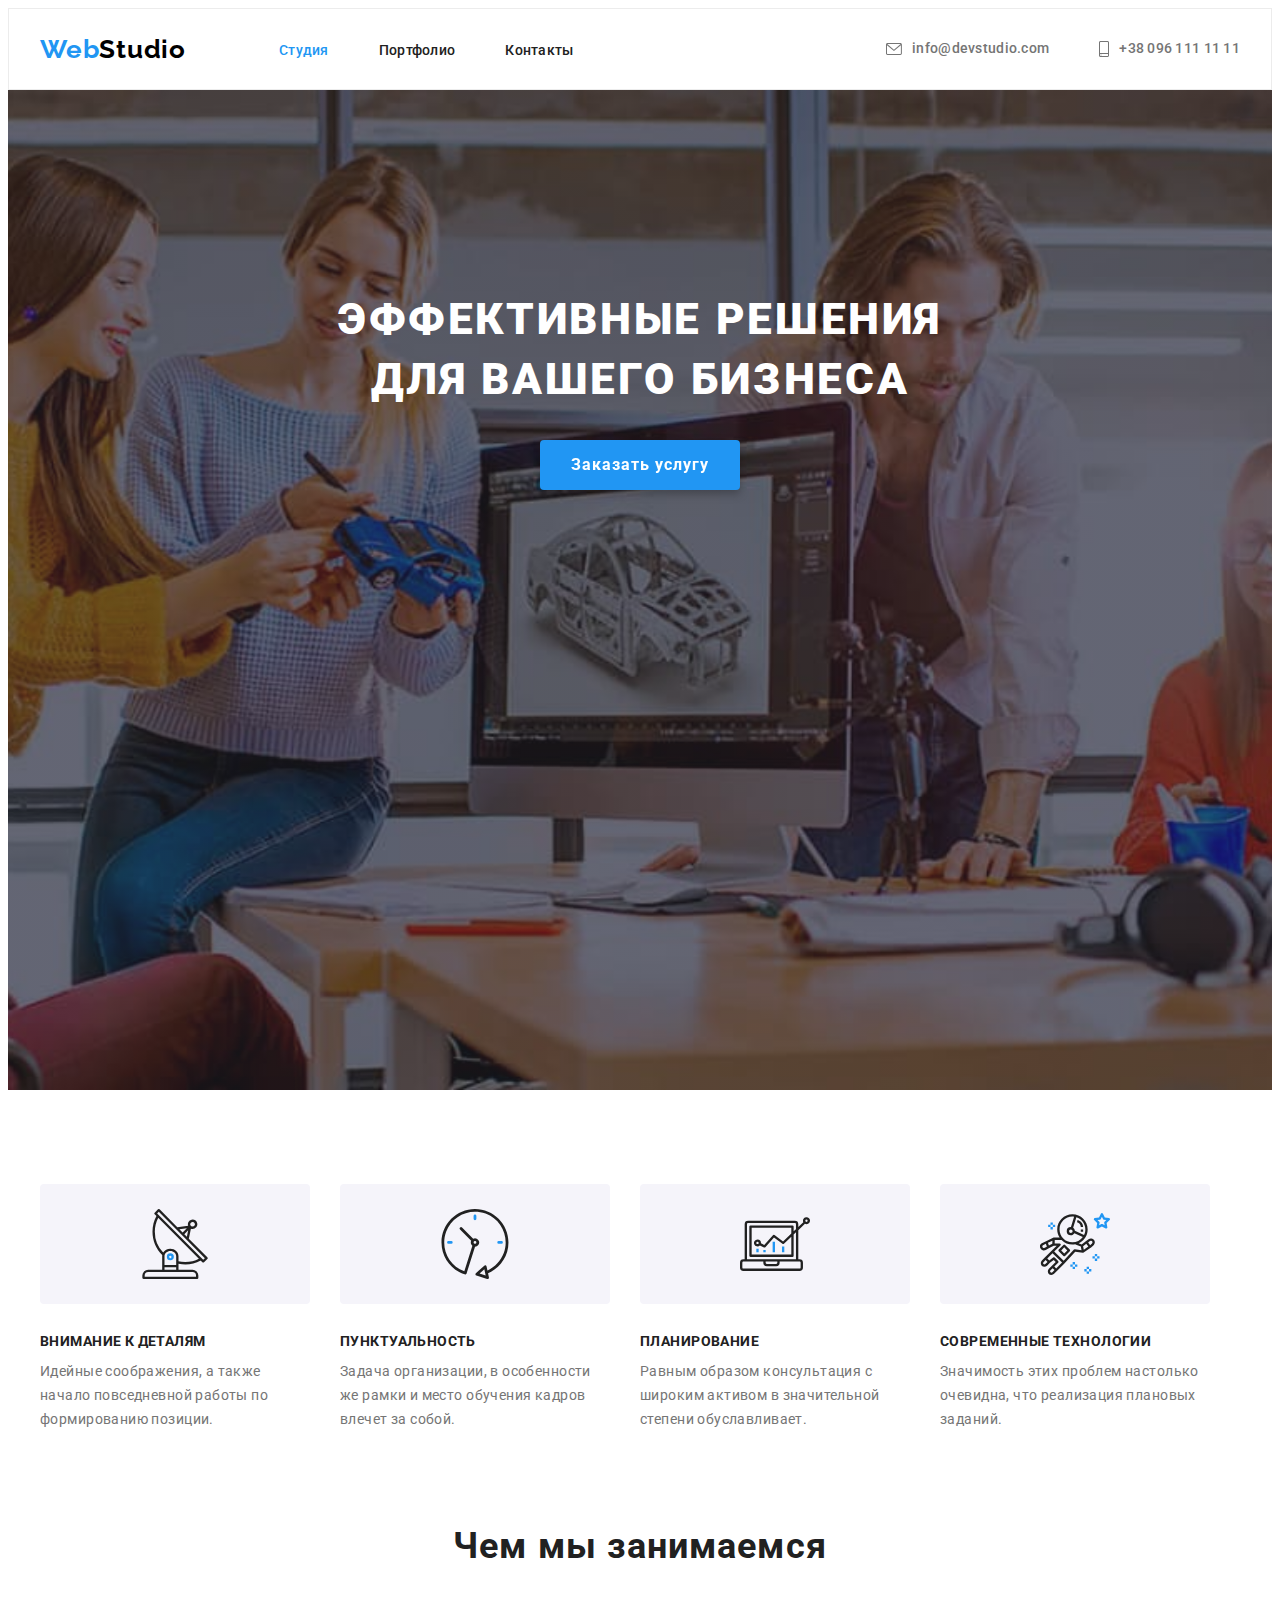
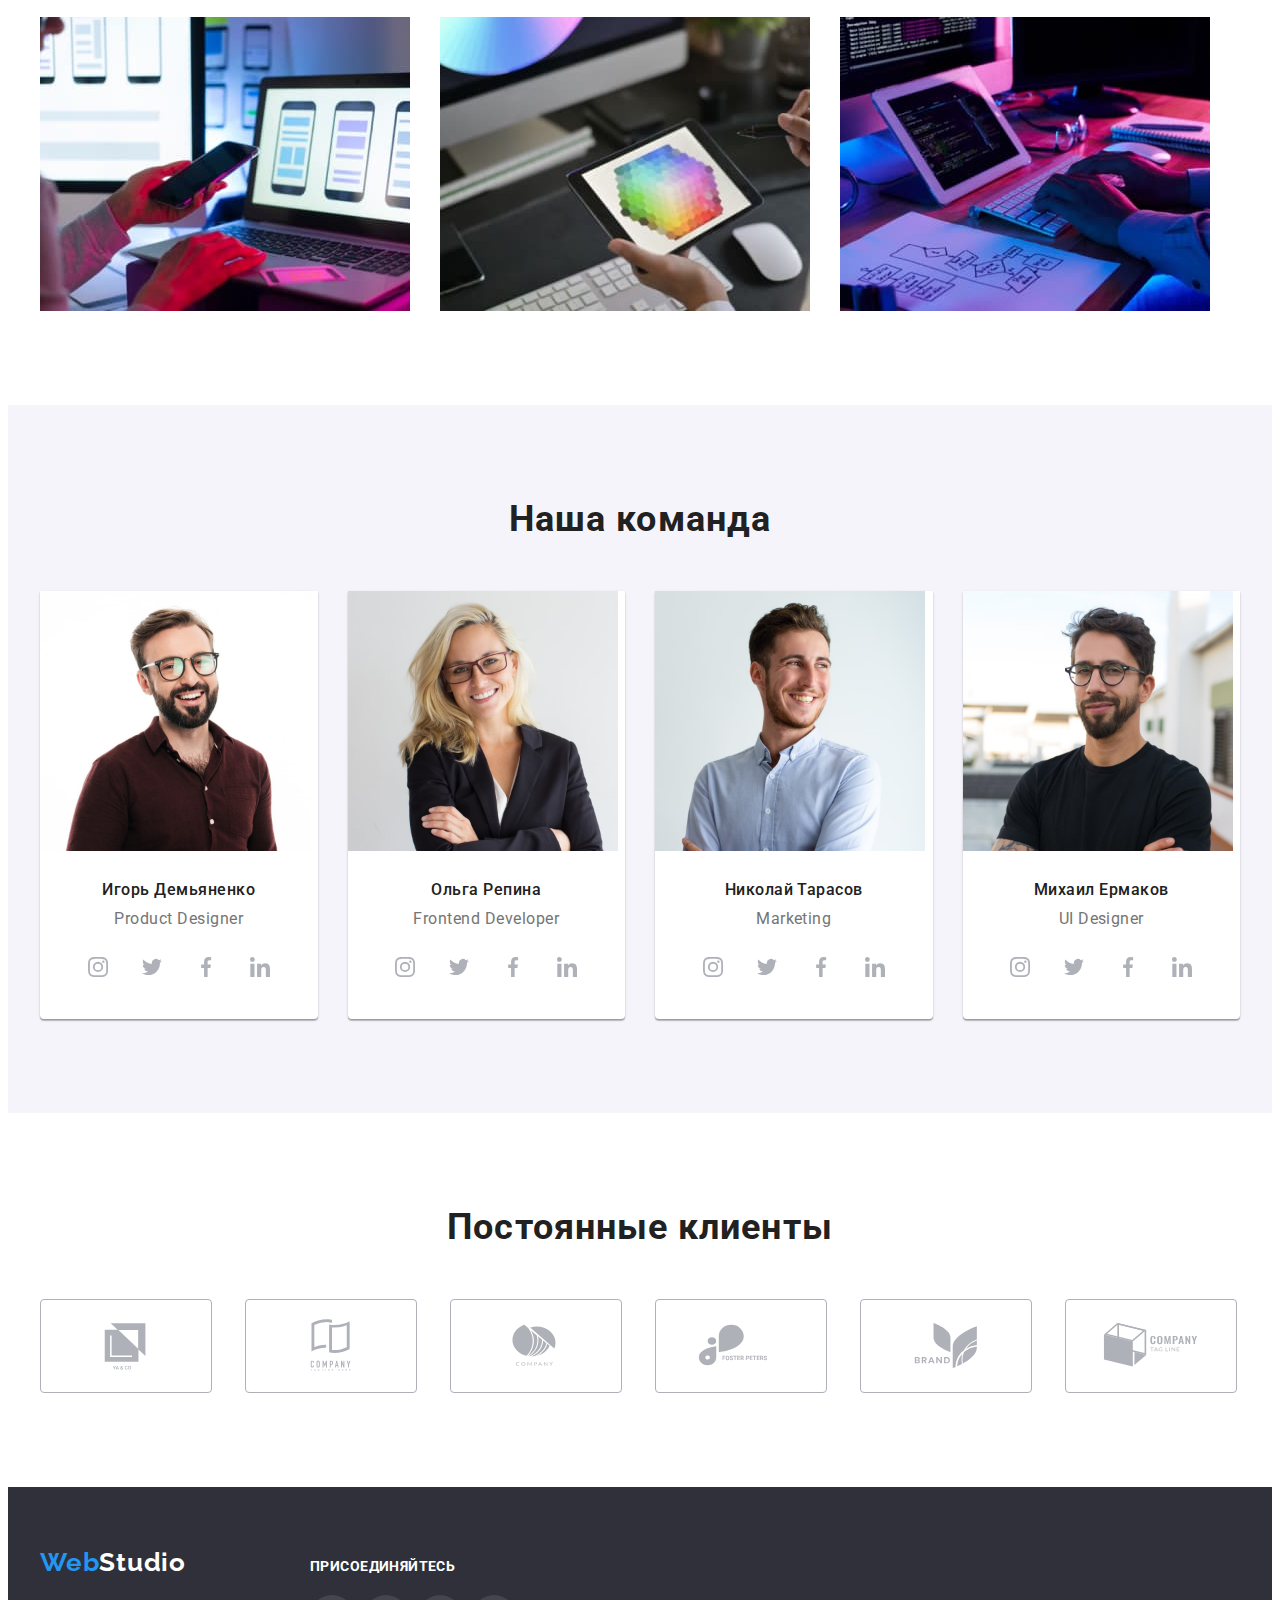
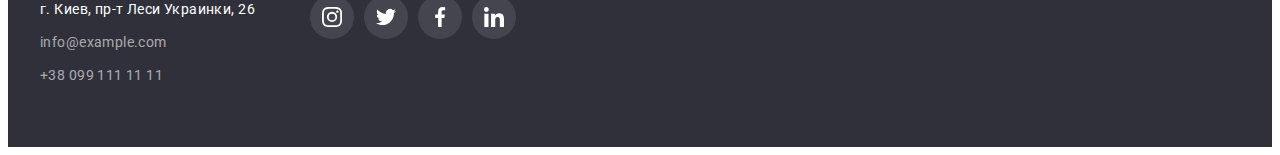
<file: index.html>
<!DOCTYPE html>
<html lang="ru">
<head>
    <meta charset="UTF-8">
    <meta http-equiv="X-UA-Compatible" content="IE=edge">
    <meta name="viewport" content="width=device-width, initial-scale=1.0">
    <link rel="preconnect" 
        href="https://fonts.googleapis.com">
    <link rel="preconnect" 
        href="https://fonts.gstatic.com" 
        crossorigin>
    <link href="https://fonts.googleapis.com/css2?family=Raleway:wght@700&family=Roboto:wght@400;500;700;900&display=swap" 
        rel="stylesheet">
    <title>WebStudio</title>
    <link rel="stylesheet" 
        href="https://cdnjs.cloudflare.com/ajax/libs/modern-normalize/1.1.0/modern-normalize.min.css" 
        integrity="sha512-wpPYUAdjBVSE4KJnH1VR1HeZfpl1ub8YT/NKx4PuQ5NmX2tKuGu6U/JRp5y+Y8XG2tV+wKQpNHVUX03MfMFn9Q==" 
        crossorigin="anonymous" 
        referrerpolicy="no-referrer" />
    <link rel="stylesheet" 
        href="./css/style.css">
</head>
<body>
    <header class="header">
        <div class="container">
            <a href="" class="header-logo logo link">Web<span class="logo-dark">Studio</span>
            </a>
            <nav class="header-navigation">
                <ul class="header-navigation-list list">
                    <li class="header-navigation-item">
                        <a href="./index.html" class="header-navigation-link link active">Студия</a></li>
                    <li class="header-navigation-item">
                        <a href="./portfolio.html" class="header-navigation-link link">Портфолио</a></li>
                    <li class="header-navigation-item">
                        <a href="" class="header-navigation-link link">Контакты</a></li>
                </ul>
            </nav>
            <ul class="header-list list">
                <li class="header-item">
                    <a href="mailto:info@devstudio.com" class="header-link link">
                        <svg class="icon-contact" width="16" height="12">
                            <use href="./images/symbol-defs.svg#icon-envelope"></use>
                        </svg>
                        info@devstudio.com</a>
                </li>
                <li class="header-item">
                    <a href="tel:+380961111111" class="header-link link">
                        <svg class="icon-contact" width="10" height="16">
                            <use href="./images/symbol-defs.svg#icon-smartphone"></use>
                        </svg>
                        +38 096 111 11 11</a>
                </li>
            </ul>
        </div>
    </header>
    <main>
        <section class="hero-content"> 
            <div class="container">
                <h1 class="title">Эффективные решения для вашего бизнеса</h1>
                <button type="button" class="hero-btn btn">Заказать услугу</button> 
            </div>
        </section>
        <section class="section">
            <div class="container"> 
                <h2 class="visually-hidden features">Наши преимущества</h2>
                <ul class="features-list list">
                    <li class="features-item item-antenna">
                        <div class="futers-content">
                            <svg class="futers-icon" width="70" height="70">
                                <use href="./images/symbol-defs.svg#icon-antenna"></use>
                            </svg>
                        </div>
                        <h3 class="features-title">Внимание к деталям</h3>
                        <p class="features-text">Идейные соображения, а также начало повседневной работы по формированию позиции.</p>
                    </li>
                    <li class="features-item item-clock">
                        <div class="futers-content">
                            <svg class="futers-icon" width="70" height="70">
                                <use href="./images/symbol-defs.svg#icon-clock"></use>
                            </svg>
                        </div>
                        <h3 class="features-title">Пунктуальность</h3>
                        <p class="features-text">Задача организации, в особенности же рамки и место обучения кадров влечет за собой.</p>
                    </li>
                    <li class="features-item item-diagram">
                        <div class="futers-content">
                            <svg class="futers-icon" width="70" height="70">
                                <use href="./images/symbol-defs.svg#icon-diagram"></use>
                            </svg>
                        </div>
                        <h3 class="features-title">Планирование</h3>
                        <p class="features-text">Равным образом консультация с широким активом в значительной степени обуславливает.</p>
                    </li>
                    <li class="features-item item-austronaut">
                        <div class="futers-content">
                            <svg class="futers-icon" width="70" height="70">
                                <use href="./images/symbol-defs.svg#icon-astronaut"></use>
                            </svg>
                        </div>
                        <h3 class="features-title">Современные технологии</h3>
                        <p class="features-text">Значимость этих проблем настолько очевидна, что реализация плановых заданий.</p>
                    </li>
                </ul>
            </div>
        </section>
        <section class="section works">
            <div class="container">
                <h2 class="section-title">Чем мы занимаемся</h2>
                <ul class="works-list list">
                    <li class="works-item">
                        <img src="./images/box2.jpg" alt="бокс 1" width="370"></li>
                    <li class="works-item">
                        <img src="./images/box3.jpg" alt="бокс 2" width="370"></li>
                    <li class="works-item">
                        <img src="./images/box1.jpg" alt="бокс 3" width="370"></li>
                </ul>
            </div>
        </section>
        <section class="section team">
            <div class="container">
                <h2 class="section-title">Наша команда</h2>
                <ul class="team-list list">
                    <li class="team-item">
                        <img src="./images/img1.jpg" 
                        alt="Игорь Демьяненко"
                        width="270" 
                        height="260"
                        class="team-img">
                        <div class="team-description">
                            <h3 class="team-title">Игорь Демьяненко</h3>
                            <p lang="en" class="team-text">Product Designer</p>
                            <ul class="team-soc-list list">
                                <li class="team-soc-item">
                                    <a href="" class="team-soc-link">
                                        <svg class="team-soc-icon" width="20" height="20">
                                            <use href="./images/symbol-defs.svg#icon-instagram">
                                            </use>
                                        </svg>
                                    </a>
                                </li>
                                <li class="team-soc-item">
                                    <a href="" class="team-soc-link">
                                        <svg class="team-soc-icon" width="20" height="20">
                                            <use href="./images/symbol-defs.svg#icon-twitter">
                                            </use>
                                        </svg>
                                    </a>
                                </li>
                                <li class="team-soc-item">
                                    <a href="" class="team-soc-link">
                                        <svg class="team-soc-icon" width="20" height="20">
                                            <use href="./images/symbol-defs.svg#icon-facebook">
                                            </use>
                                        </svg>
                                    </a>
                                </li>
                                <li class="team-soc-item">
                                    <a href="" class="team-soc-link">
                                        <svg class="team-soc-icon" width="20" height="20">
                                            <use href="./images/symbol-defs.svg#icon-linkedin">
                                            </use>
                                        </svg>
                                    </a>
                                </li>
                            </ul>
                        </div>
                    </li>
                    <li class="team-item">
                        <img src="./images/img2.jpg" 
                        alt="Ольга Репина"
                        width="270" 
                        height="260"
                        class="team-img">
                        <div class="team-description">
                            <h3 class="team-title">Ольга Репина</h3>
                            <p lang="en" class="team-text">Frontend Developer</p>
                            <ul class="team-soc-list list">
                                <li class="team-soc-item">
                                    <a href="" class="team-soc-link">
                                        <svg class="team-soc-icon" width="20" height="20">
                                            <use href="./images/symbol-defs.svg#icon-instagram">
                                            </use>
                                        </svg>
                                    </a>
                                </li>
                                <li class="team-soc-item">
                                    <a href="" class="team-soc-link">
                                        <svg class="team-soc-icon" width="20" height="20">
                                            <use href="./images/symbol-defs.svg#icon-twitter">
                                            </use>
                                        </svg>
                                    </a>
                                </li>
                                <li class="team-soc-item">
                                    <a href="" class="team-soc-link">
                                        <svg class="team-soc-icon" width="20" height="20">
                                            <use href="./images/symbol-defs.svg#icon-facebook">
                                            </use>
                                        </svg>
                                    </a>
                                </li>
                                <li class="team-soc-item">
                                    <a href="" class="team-soc-link">
                                        <svg class="team-soc-icon" width="20" height="20">
                                            <use href="./images/symbol-defs.svg#icon-linkedin">
                                            </use>
                                        </svg>
                                    </a>
                                </li>
                            </ul>
                        </div>
                    </li>
                    <li class="team-item">
                        <img src="./images/img3.jpg" 
                        alt="Николай Тарасов"
                        width="270" 
                        height="260"
                        class="team-img">
                        <div class="team-description">
                            <h3 class="team-title">Николай Тарасов</h3>
                            <p lang="en" class="team-text">Marketing</p>
                            <ul class="team-soc-list list">
                                <li class="team-soc-item">
                                    <a href="" class="team-soc-link">
                                        <svg class="team-soc-icon" width="20" height="20">
                                            <use href="./images/symbol-defs.svg#icon-instagram">
                                            </use>
                                        </svg>
                                    </a>
                                </li>
                                <li class="team-soc-item">
                                    <a href="" class="team-soc-link">
                                        <svg class="team-soc-icon" width="20" height="20">
                                            <use href="./images/symbol-defs.svg#icon-twitter">
                                            </use>
                                        </svg>
                                    </a>
                                </li>
                                <li class="team-soc-item">
                                    <a href="" class="team-soc-link">
                                        <svg class="team-soc-icon" width="20" height="20">
                                            <use href="./images/symbol-defs.svg#icon-facebook">
                                            </use>
                                        </svg>
                                    </a>
                                </li>
                                <li class="team-soc-item">
                                    <a href="" class="team-soc-link">
                                        <svg class="team-soc-icon" width="20" height="20">
                                            <use href="./images/symbol-defs.svg#icon-linkedin">
                                            </use>
                                        </svg>
                                    </a>
                                </li>
                            </ul>
                        </div>
                    </li>
                    <li class="team-item">
                        <img src="./images/img4.jpg" 
                        alt="Михаил Ермаков"
                        width="270" 
                        height="260"
                        class="team-img">
                        <div class="team-description">
                            <h3 class="team-title">Михаил Ермаков</h3>
                            <p lang="en" class="team-text">UI Designer</p>
                            <ul class="team-soc-list list">
                                <li class="team-soc-item">
                                    <a href="" class="team-soc-link">
                                        <svg class="team-soc-icon" width="20" height="20">
                                            <use href="./images/symbol-defs.svg#icon-instagram">
                                            </use>
                                        </svg>
                                    </a>
                                </li>
                                <li class="team-soc-item">
                                    <a href="" class="team-soc-link">
                                        <svg class="team-soc-icon" width="20" height="20">
                                            <use href="./images/symbol-defs.svg#icon-twitter">
                                            </use>
                                        </svg>
                                    </a>
                                </li>
                                <li class="team-soc-item">
                                    <a href="" class="team-soc-link">
                                        <svg class="team-soc-icon" width="20" height="20">
                                            <use href="./images/symbol-defs.svg#icon-facebook">
                                            </use>
                                        </svg>
                                    </a>
                                </li>
                                <li class="team-soc-item">
                                    <a href="" class="team-soc-link">
                                        <svg class="team-soc-icon" width="20" height="20">
                                            <use href="./images/symbol-defs.svg#icon-linkedin">
                                            </use>
                                        </svg>
                                    </a>
                                </li>
                            </ul>
                        </div>
                    </li>
                </ul>
            </div>
        </section>
        <section class="section">
            <div class="container">
                <h2 class="section-title">Постоянные клиенты</h2>
                <ul class="client-list list">
                    <li class="client-item">
                        <a href="" class="client-link">
                            <svg class="client-icon" width="106" height="60">
                                <use href="./images/symbol-defs.svg#icon-Logo">
                                </use>
                            </svg>
                        </a>
                    </li>
                    <li class="client-item">
                        <a href="" class="client-link">
                            <svg class="client-icon" width="106" height="60">
                                <use href="./images/symbol-defs.svg#icon-Logo1">
                                </use>
                            </svg>
                        </a>
                    </li>
                    <li class="client-item">
                        <a href="" class="client-link">
                            <svg class="client-icon" width="106" height="60">
                                <use href="./images/symbol-defs.svg#icon-Logo2">
                                </use>
                            </svg>
                        </a>
                    </li>
                    <li class="client-item">
                        <a href="" class="client-link">
                            <svg class="client-icon" width="106" height="60">
                                <use href="./images/symbol-defs.svg#icon-Logo3">
                                </use>
                            </svg>
                        </a>
                    </li>
                    <li class="client-item">
                        <a href="" class="client-link">
                            <svg class="client-icon" width="106" height="60">
                                <use href="./images/symbol-defs.svg#icon-Logo4">
                                </use>
                            </svg>
                        </a>
                    </li>
                    <li class="client-item">
                        <a href="" class="client-link">
                            <svg class="client-icon" width="106" height="60">
                                <use href="./images/symbol-defs.svg#icon-Logo5">
                                </use>
                            </svg>
                        </a>
                    </li>
                </ul>
            </div>
        </section>
    </main>
    <footer class="footer-content">
        <div class="container contacts">
            <div class="address-content">
                <a href="" class="logo link">Web<span class="logo-light">Studio</span>
                </a>
                <address class="address">
                    <ul class="footer-list list">
                        <li class="footer-item">
                            <a href="https://goo.gl/maps/QefCWzyqJZrkM8jZ6" 
                            class="footer-address link"
                            target="_blank" 
                            rel="noopener noindex nofollow">
                            г. Киев, пр-т Леси Украинки, 26</a>
                        </li>
                        <li class="footer-item">
                            <a href="mailto:info@example.com" 
                            class="footer-link link">info@example.com</a>
                        </li>
                        <li class="footer-item">
                            <a href="tel:+380991111111" 
                            class="footer-link link">+38 099 111 11 11</a>
                        </li>
                    </ul>
                </address>
            </div>
            <div class="contacts-soc">
                <h2 class="contacts-soc-title">присоединяйтесь</h2>
                <ul class="contacts-soc-list list">
                    <li class="contacts-soc-item">
                        <a href="" class="contacts-soc-link">
                            <svg class="contacts-soc-icon" width="20" height="20">
                                <use href="./images/symbol-defs.svg#icon-instagram">
                                </use>
                            </svg>
                        </a>
                    </li>
                    <li class="contacts-soc-item">
                        <a href="" class="contacts-soc-link">
                            <svg class="contacts-soc-icon" width="20" height="20">
                                <use href="./images/symbol-defs.svg#icon-twitter">
                                </use>
                            </svg>
                        </a>
                    </li>
                    <li class="contacts-soc-item">
                        <a href="" class="contacts-soc-link">
                            <svg class="contacts-soc-icon" width="20" height="20">
                                <use href="./images/symbol-defs.svg#icon-facebook">
                                </use>
                            </svg>
                        </a>
                    </li>
                    <li class="contacts-soc-item">
                        <a href="" class="contacts-soc-link">
                            <svg class="contacts-soc-icon" width="20" height="20">
                                <use href="./images/symbol-defs.svg#icon-linkedin">
                                </use>
                            </svg>
                        </a>
                    </li>
                </ul>
            </div>
        </div>
    </footer>
</body>
</html>
</file>
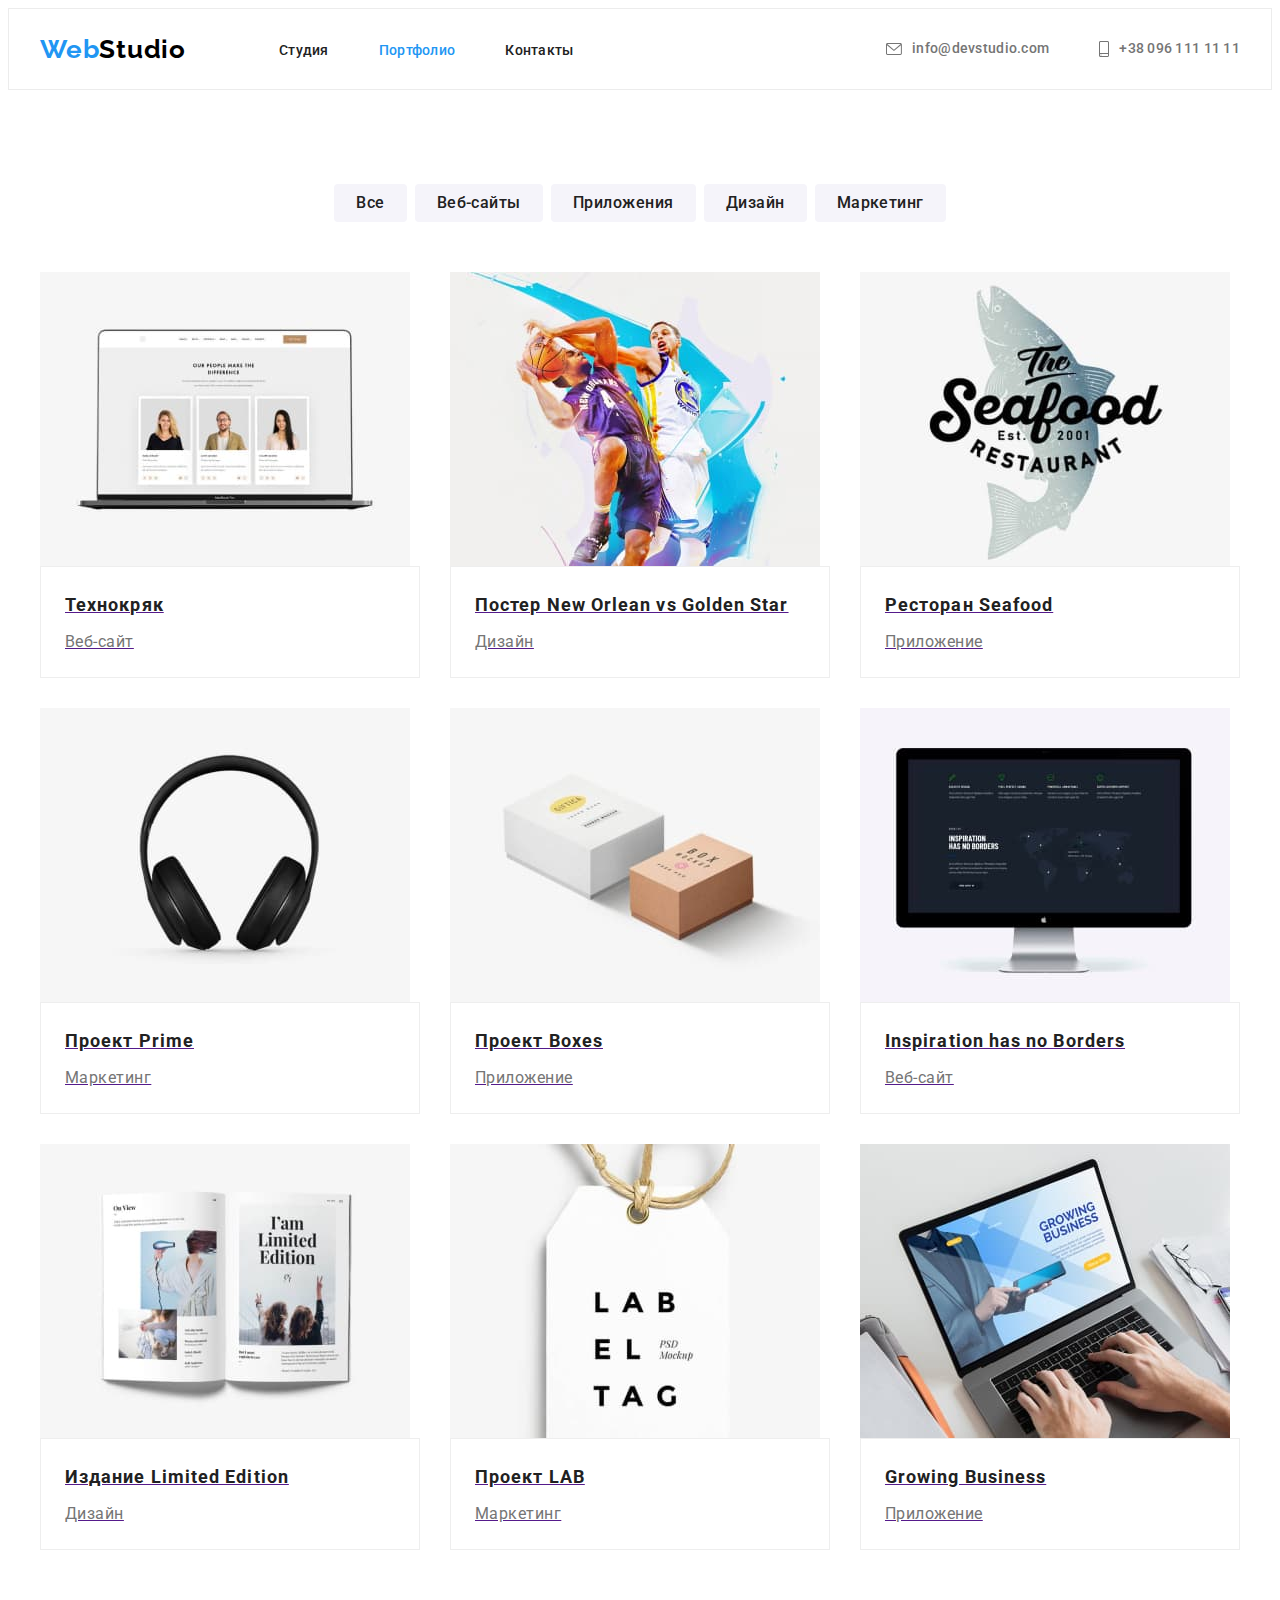
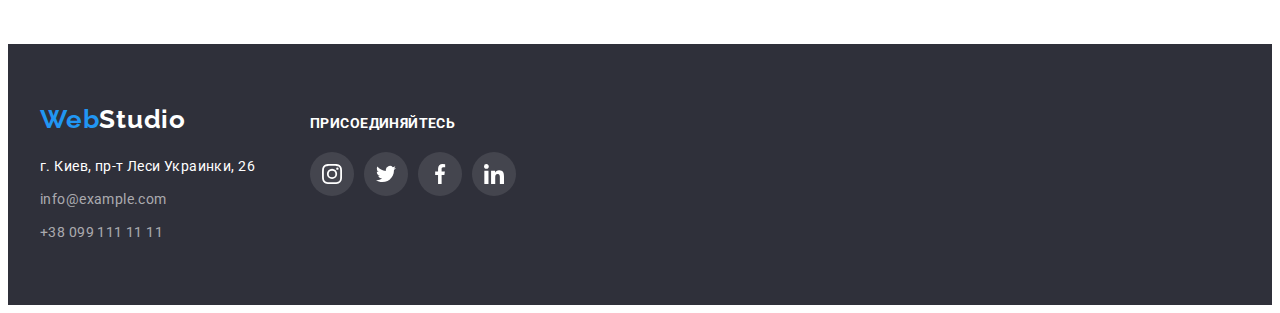
<file: portfolio.html>
<!DOCTYPE html>
<html lang="ru">
<head>
    <meta charset="UTF-8">
    <meta http-equiv="X-UA-Compatible" content="IE=edge">
    <meta name="viewport" content="width=device-width, initial-scale=1.0">
    <link rel="preconnect" 
        href="https://fonts.googleapis.com">
    <link rel="preconnect" 
        href="https://fonts.gstatic.com" 
        crossorigin>
    <link href="https://fonts.googleapis.com/css2?family=Raleway:wght@700&family=Roboto:wght@400;500;700;900&display=swap" 
        rel="stylesheet">
    <title>WebStudio</title>
    <link rel="stylesheet" 
        href="https://cdnjs.cloudflare.com/ajax/libs/modern-normalize/1.1.0/modern-normalize.min.css" 
        integrity="sha512-wpPYUAdjBVSE4KJnH1VR1HeZfpl1ub8YT/NKx4PuQ5NmX2tKuGu6U/JRp5y+Y8XG2tV+wKQpNHVUX03MfMFn9Q=="     
        crossorigin="anonymous" 
        referrerpolicy="no-referrer" />
    <link rel="stylesheet" 
        href="./css/style.css">
</head>
<body>
    <header class="header">
        <div class="container">
            <a href="" class="header-logo logo link">Web<span class="logo-dark">Studio</span>
            </a>
            <nav class="header-navigation">
                <ul class="header-navigation-list list">
                    <li class="header-navigation-item">
                        <a href="./index.html" class="header-navigation-link link">Студия</a></li>
                    <li class="header-navigation-item">
                        <a href="./portfolio.html" class="header-navigation-link link active">Портфолио</a></li>
                    <li class="header-navigation-item">
                        <a href="" class="header-navigation-link link">Контакты</a></li>
                </ul>
            </nav>
            <ul class="header-list list">
                <li class="header-item">
                    <a href="mailto:info@devstudio.com" class="header-link link">
                        <svg class="icon-contact" width="16" height="12">
                            <use href="./images/symbol-defs.svg#icon-envelope"></use>
                        </svg>
                        info@devstudio.com</a>
                </li>
                <li class="header-item">
                    <a href="tel:+380961111111" class="header-link link">
                        <svg class="icon-contact" width="10" height="16">
                            <use href="./images/symbol-defs.svg#icon-smartphone"></use>
                        </svg>
                        +38 096 111 11 11</a>
                </li>
            </ul>
        </div>
    </header>
    <main>
        <section class="section portfolio">
            <div class="container portfolio-container">
                <h1 class="visually-hidden">Портфолио</h1>
                <ul class="portfolio-filtres list">
                    <li class="portfolio-filtres-item">
                        <button type="button" class="portfolio-filtres-btn btn">Все</button>
                    </li>
                    <li class="portfolio-filtres-item">
                        <button type="button" class="portfolio-filtres-btn btn activate">Веб-сайты</button>
                    </li>
                    <li class="portfolio-filtres-item">
                        <button type="button" class="portfolio-filtres-btn btn">Приложения</button>
                    </li>
                    <li class="portfolio-filtres-item">
                        <button type="button" class="portfolio-filtres-btn btn">Дизайн</button>
                    </li>
                    <li class="portfolio-filtres-item">
                        <button type="button" class="portfolio-filtres-btn btn">Маркетинг</button>
                    </li>
                </ul>
                <ul class="portfolio-list list">
                    <li class="portfolio-item">
                        <a href="" class="portfolio-content">
                            <img src="./images/Portfolio.jpg" 
                                alt="Технокряк" 
                                width="370" 
                                class="portfolio-img">
                            <div class="portfolio-description">
                                <h2 class="portfolio-title">Технокряк</h2>
                                <p class="portfolio-text">Веб-сайт</p>
                            </div>
                        </a>
                    </li>
                    <li class="portfolio-item">
                        <a href="" class="portfolio-content">
                            <img src="./images/Portfolio1.jpg" 
                                alt="Постер New Orlean vs Golden Star" 
                                width="370" 
                                class="portfolio-img">
                            <div class="portfolio-description">
                                <h2 class="portfolio-title">Постер New Orlean vs Golden Star</h2>
                                <p class="portfolio-text">Дизайн</p>
                            </div>
                        </a>
                    </li>
                    <li class="portfolio-item">
                        <a href="" class="portfolio-content">
                            <img src="./images/Portfolio2.jpg" 
                                alt="Ресторан Seafood" 
                                width="370" 
                                class="portfolio-img">
                            <div class="portfolio-description">
                                <h2 class="portfolio-title">Ресторан Seafood</h2>
                                <p class="portfolio-text">Приложение</p>
                            </div>
                        </a>
                    </li>
                    <li class="portfolio-item">
                        <a href="" class="portfolio-content">
                            <img src="./images/Portfolio3.jpg" 
                                alt="Проект Prime" 
                                width="370" 
                                class="portfolio-img">
                            <div class="portfolio-description">
                                <h2 class="portfolio-title">Проект Prime</h2>
                                <p class="portfolio-text">Маркетинг</p>
                            </div>
                        </a>
                    </li>
                    <li class="portfolio-item">
                        <a href="" class="portfolio-content">
                            <img src="./images/Portfolio4.jpg" 
                                alt="Проект Boxes" 
                                width="370" 
                                class="portfolio-img">
                            <div class="portfolio-description">
                                <h2 class="portfolio-title">Проект Boxes</h2>
                                <p class="portfolio-text">Приложение</p>
                            </div>
                        </a>
                    </li>
                    <li class="portfolio-item">
                        <a href="" class="portfolio-content">
                            <img src="./images/Portfolio5.jpg" 
                                alt="Inspiration has no Borders" 
                                width="370" 
                                class="portfolio-img">
                            <div class="portfolio-description">
                                <h2 class="portfolio-title">Inspiration has no Borders</h2>
                                <p class="portfolio-text">Веб-сайт</p>
                            </div>
                        </a>
                    </li>
                    <li class="portfolio-item">
                        <a href="" class="portfolio-content">
                            <img src="./images/Portfolio6.jpg" 
                                alt="Издание Limited Edition" 
                                width="370" 
                                class="portfolio-img">
                            <div class="portfolio-description">
                                <h2 class="portfolio-title">Издание Limited Edition</h2>
                                <p class="portfolio-text">Дизайн</p>
                            </div>
                        </a>
                    </li>
                    <li class="portfolio-item">
                        <a href="" class="portfolio-content">
                            <img src="./images/Portfolio7.jpg" 
                                alt="Проект LAB" 
                                width="370" 
                                class="portfolio-img">
                            <div class="portfolio-description">
                                <h2 class="portfolio-title">Проект LAB</h2>
                                <p class="portfolio-text">Маркетинг</p>
                            </div>
                        </a>
                    </li>
                    <li class="portfolio-item">
                        <a href="" class="portfolio-content">
                            <img src="./images/Portfolio8.jpg" 
                                alt="Growing Business" 
                                width="370" 
                                class="portfolio-img">
                            <div class="portfolio-description">
                                <h2 class="portfolio-title">Growing Business</h2>
                                <p class="portfolio-text">Приложение</p>
                            </div>
                        </a>
                    </li>
                </ul>
            </div>
        </section>
    </main>
    <footer class="footer-content">
        <div class="container contacts">
            <div class="address-content">
                <a href="" class="logo link">Web<span class="logo-light">Studio</span>
                </a>
                <address class="address">
                    <ul class="footer-list list">
                        <li class="footer-item">
                            <a href="https://goo.gl/maps/QefCWzyqJZrkM8jZ6" 
                            class="footer-address link"
                            target="_blank" 
                            rel="noopener noindex nofollow">
                            г. Киев, пр-т Леси Украинки, 26</a>
                        </li>
                        <li class="footer-item">
                            <a href="mailto:info@example.com" 
                            class="footer-link link">info@example.com</a>
                        </li>
                        <li class="footer-item">
                            <a href="tel:+380991111111" 
                            class="footer-link link">+38 099 111 11 11</a>
                        </li>
                    </ul>
                </address>
            </div>
            <div class="contacts-soc">
                <h2 class="contacts-soc-title">присоединяйтесь</h2>
                <ul class="contacts-soc-list list">
                    <li class="contacts-soc-item">
                        <a href="" class="contacts-soc-link">
                            <svg class="contacts-soc-icon" width="20" height="20">
                                <use href="./images/symbol-defs.svg#icon-instagram">
                                </use>
                            </svg>
                        </a>
                    </li>
                    <li class="contacts-soc-item">
                        <a href="" class="contacts-soc-link">
                            <svg class="contacts-soc-icon" width="20" height="20">
                                <use href="./images/symbol-defs.svg#icon-twitter">
                                </use>
                            </svg>
                        </a>
                    </li>
                    <li class="contacts-soc-item">
                        <a href="" class="contacts-soc-link">
                            <svg class="contacts-soc-icon" width="20" height="20">
                                <use href="./images/symbol-defs.svg#icon-facebook">
                                </use>
                            </svg>
                        </a>
                    </li>
                    <li class="contacts-soc-item">
                        <a href="" class="contacts-soc-link">
                            <svg class="contacts-soc-icon" width="20" height="20">
                                <use href="./images/symbol-defs.svg#icon-linkedin">
                                </use>
                            </svg>
                        </a>
                    </li>
                </ul>
            </div>
        </div>
    </footer>
</body>
</html>
</file>
<file: css/style.css>
:root {
    --header-color: #212121;
    --header-link-color: #757575;
    --main-title-color: #FFFFFF;
    --second-title-color: #212121;
    --btn-color: #FFFFFF;
    --accent-color: #2196F3;
    --text-color: #757575;
    --footer-color: #FFFFFF;
    --bcg-color: #2F303A;
    --padding-top: 94px;
    --padding-bottom: 94px;
}

body {
    font-family: "Roboto", sans-serif;
}

p, h1, h2, h3, h4, h5, h6 {
    margin: 0;
}

ul, ol {
    padding-left: 0;
    margin: 0;
}

.logo {
    font-family: 'Raleway';
    font-weight: 700;
    font-size: 26px;
    line-height: 1.19;
    letter-spacing: 0.03em;
    color: var(--accent-color);
}

.logo-dark {
    color: black;
}
 
.logo-light {
    color: var(--footer-color);
}

img {
    display: block;
}

.link {
    text-decoration: none;
}

.list {
    list-style: none;
}

.container{
    width: 1200px;
    padding-left: 15px;
    padding-right: 15px;
    margin: 0 auto;
    /* outline: 1px solid salmon; */
}

.section {
    padding: 94px 0;
}

.visually-hidden {
    position: absolute;
    white-space: nowrap;
    width: 1px;
    height: 1px;
    overflow: hidden;
    border: 0;
    padding: 0;
    clip: rect(0 0 0 0);
    clip-path: inset(50%);
    margin: -1px;
}

.btn {
    font-family: inherit;
    font-weight: 700;
    font-size: 16px;
    line-height: 1.88;
    display: flex;
    align-items: center;
    text-align: center;
    letter-spacing: 0.06em;
    background-color: var(--accent-color);
    color: var(--btn-color);
    cursor: pointer;
    background: var(--accent-color);
    border-radius: 4px;
    border: transparent
}

.btn:hover, 
.btn:focus {
    color: var(--btn-color);

}  

/*-------------HEADER---------------*/

.header {
    padding-bottom: 24px;
    padding-top: 25px;
    border: 1px solid #ECECEC;
}

.header-navigation .header-list {
    display: 0;
    color: var(--accent-color);
}

.header-logo {
    margin-right: 93px;
}

.header .container {
    display: flex;
    align-items: center;
}

.header-navigation-list {
    display: flex;
}

.header-navigation-link {
    font-weight: 500;
    font-size: 14px;
    line-height: 1.14;
    letter-spacing: 0.02em;
    color: var(--header-color); 
}

.header-navigation-item:not(:last-child) {
    margin-right: 50px;
}

.header-navigation-link:hover, 
.header-navigation-link:focus {
    color: var(--accent-color);
}

.header-list{
    display: flex;
    margin-left: auto;
}

.header-item:not(:last-child) {
    margin-right: 50px;
}

.header-link {
    align-items: center;
    display: flex;
    font-weight: 500;
    font-size: 14px;
    line-height: 1.14;
    letter-spacing: 0.02em;
    color: var(--header-link-color);
}

.header-link:hover,
.header-link:focus {
    color: var(--accent-color);
}

.icon-contact {
    padding: 0;
    margin-left: 0;
    margin-right: 10px;
    fill: currentColor;
}

.header-list .icon-contact:hover {
    color: var(--accent-color);
    fill: currentColor;
}

.active {
    color: var(--accent-color);
} 

/*-------------HERO---------------*/

.hero-content{
    background-color: var(--bcg-color);
    padding-top: 200px;
    padding-bottom: 200px;
    background-image:linear-gradient(
        rgba(47, 48, 58, 0.4), 
        rgba(47, 48, 58, 0.4)
        ),
        url(../images/overlay.jpg);
    background-repeat: no-repeat;
    background-size: cover;
    background-position: center;
    max-width: 1600px;
    height: 600px;
    margin: 0 auto;
}

.title {
    font-weight: 900;
    font-size: 44px;
    line-height: 1.36;
    text-align: center;
    letter-spacing: 0.06em;
    text-transform: uppercase;
    color: var(--main-title-color);
    margin-bottom: 30px;
    max-width: 696px;
    margin-left: auto;
    margin-right: auto;
}

.hero-btn {
    margin: 0 auto;
    display: block;
    min-width: 200px;
    height: 50px;
    filter: drop-shadow(0px 4px 4px rgba(0, 0, 0, 0.25));
}

/*------------features----------*/

.features-list {
    display: flex;
    margin-left: auto;
}

.features-item:not(:last-child) {
    margin-right: 30px;
}

.futers-content{
    margin-bottom: 30px;
    height: 120px;
    display: flex;
    align-items: center;
    justify-content: center;
    background: #F5F4FA;
    border-radius: 4px;
}

.features-title {
    font-weight: 700;
    font-size: 14px;
    line-height: 1.14;
    letter-spacing: 0.03em;
    text-transform: uppercase;
    color: var(--second-title-color);
    margin-bottom: 10px;
}

.features-text {
    font-size: 14px;
    line-height: 1.71;
    letter-spacing: 0.03em;
    color:var(--text-color);
    max-width: 270px;
}

/*-------------WORKS---------------*/

.works {
    padding-top: 0;
}

.section-title {
    font-weight: 700;
    font-size: 36px;
    line-height: 1.16;
    text-align: center;
    letter-spacing: 0.03em;
    color: var(--second-title-color);
    margin-bottom: 50px;
}

.works-list {
    display: flex;
}

.works-item:not(:first-child) {
    margin-left: 30px;
}

.works-item {
    height: auto;
}

/*-------------TEAM---------------*/

.team {
    background: #F5F4FA;
}

.team-description {
    padding: 30px 0 30px;
    text-align: center;
}

.team-title {
    font-weight: 500;
    font-size: 16px;
    line-height: 1.18;
    letter-spacing: 0.03em;
    color: var(--second-title-color);
    margin-bottom: 10px;
}

.team-list {
    display: flex;
    margin-left: -30px;
    flex-wrap: wrap;
}

.team-item {
    flex-basis: calc(100% / 4 - 30px);
    margin-left: 30px;
    background: #FFFFFF;
    box-shadow: 0px 1px 3px rgba(0, 0, 0, 0.12), 0px 1px 1px rgba(0, 0, 0, 0.14), 0px 2px 1px rgba(0, 0, 0, 0.2);
    border-radius: 0px 0px 4px 4px;
}

.team-text {
    font-size: 16px;
    line-height: 1.18;
    letter-spacing: 0.03em;
    color: var(--text-color);
    margin-bottom: 16px;
}

.team-soc-list {
    display: flex;
    justify-content: center;
}

.team-soc-item + .team-soc-item {
    margin-left: 10px;
}

.team-soc-link {
    width: 44px;
    height: 44px;
    background-color: var(--footer-color);
    border-radius: 50%;
    display: flex;
    justify-content: center;
    align-items: center;
    fill: rgba(175, 177, 184, 1);
}

.team-soc-link:hover, 
.team-soc-link:focus {
    background-color: var(--accent-color);
    fill: var(--btn-color);
}


/*------------CLIENTS---------------*/

.client-list {
    display: flex;
    margin-left: -30px;
    flex-wrap: wrap;
}

.client-item {
    flex-basis: calc(100% / 6 - 30px);
    margin-left: 30px;
}

.client-item + .client-item {
    margin-left: 30px;
}

.client-link {
    width: 170px;
    height: 92px;
    background-color: var(--footer-color);
    display: flex;
    justify-content: center;
    align-items: center;
    border: 1px solid rgba(175, 177, 184, 1);
    border-radius: 4px;
}

.client-icon {
    fill: #afb1b8;
}

.client-link .client-icon:hover, 
.client-link .client-icon:focus {
    border-color: var(--accent-color);
    fill: var(--accent-color);
}

/*------------PORTFOLIO---------------*/

/* .portfolio-container {
    display: flex;
    justify-content: baseline;

}

.portfolio-container::before {
    content: '';
    width: 1600px;
    height: 0px;
    margin-top: -94px;
    flex-direction: column;
    flex-wrap: nowrap;
    justify-content: start;
    background: #C4C4C4;
    border: 1px solid #ECECEC;
    box-shadow: 0px 4px 4px rgba(0, 0, 0, 0.25);
} */

.portfolio-filtres {
    display: flex;
    justify-content: center;
    margin-bottom: 50px;
}

.portfolio-filtres-item:not(:first-child) {
    margin-left: 8px;
}

.portfolio-filtres-btn {
    font-family: 'Roboto';
    font-weight: 500;
    max-width: 100%;
    font-size: 16px;
    line-height: 1.62;
    letter-spacing: 0.03em;    
    background-color: #F5F4FA;
    color: var(--header-color);
    cursor: pointer;
    display: inline;
    padding: 6px 22px;
}

.btn:hover, 
.btn:focus {
    color: var(--btn-color);
    background-color: var(--accent-color);
    box-shadow: 0px 4px 4px 0px rgba(0, 0, 0, 0.25);
}

.portfolio-list {
    display: flex;
    flex-wrap: wrap;
    gap: 30px;
}

.portfolio-item {
    flex-basis: calc((100% - 60px) /3);
}

.portfolio-content {
    display: block;
}

.portfolio-content:hover,
.portfolio-content:focus {
    cursor: pointer;
    box-shadow: 0px 4px 4px 0px rgba(0, 0, 0, 0.25);
}

.portfolio-description {
    padding: 20px 24px;
    border: 1px solid rgba(238, 238, 238, 1)
}

.portfolio-title {
    font-weight: 700;
    font-size: 18px;
    line-height: 2;
    letter-spacing: 0.06em;
    color: var(--second-title-color);
    margin-bottom: 4px;
}

.portfolio-text {
    font-size: 16px;
    line-height: 1.88;
    letter-spacing: 0.03em;
    color: var(--header-link-color);
}

/*------------FOOTER---------------*/

.footer-content {
    background: var(--bcg-color);
    padding-top: 60px;
    padding-bottom: 60px;
}

.footer-content .contacts {
    display: flex;
    align-items: baseline;
}

.address-content {
    text-align: cover;
}

.address {
    font-family: 'Roboto';
    font-weight: 400;
    font-size: 14px;
    font-style: normal;
    line-height: 1.71;
    letter-spacing: 0.03em;
    margin-top: 20px;
}

.footer-list {
    text-align: 120px;
}

.footer-address {
    color: var(--footer-color);
}

.footer-link {
    font-family: 'Roboto';
    font-size: 14px;
    line-height: 1.71;
    letter-spacing: 0.03em;
    color: rgba(255, 255, 255, 0.6);
}

.footer-link:hover, 
.footer-link:focus {
    color: var(--accent-color);
}

.footer-address:hover, 
.footer-address:focus {
    color: var(--accent-color);
}

.footer-item:not(:first-child) {
    margin-top: 9px;
}

.contacts-soc {
    flex-grow: 1;
    margin-left: 55px;
    margin-right: auto;

}

.contacts-soc-title {
    font-weight: 700;
    font-size: 14px;
    line-height: 1.14;
    letter-spacing: 0.03em;
    text-transform: uppercase;
    color: var(--footer-color);
    margin-bottom: 20px;
}

.contacts-soc-list {
    display: flex;
}

.contacts-soc-item + .contacts-soc-item {
    margin-left: 10px;
}

.contacts-soc-item:last-child {
    margin-right: 0px;
}

.contacts-soc-link {
    padding: 0;
    width: 44px;
    height: 44px;
    background-color:  rgba(255, 255, 255, 0.1);
    border-radius: 50%;
    display: flex;
    justify-content: center;
    align-items: center;
    fill: var(--footer-color);
}

.contacts-soc-link:hover {
    background-color: var(--accent-color);
    fill: var(--btn-color);
}

.contacts-soc-link:focus {
    background-color: var(--accent-color);
    fill: var(--btn-color);
    border: 0px;
}
</file>
